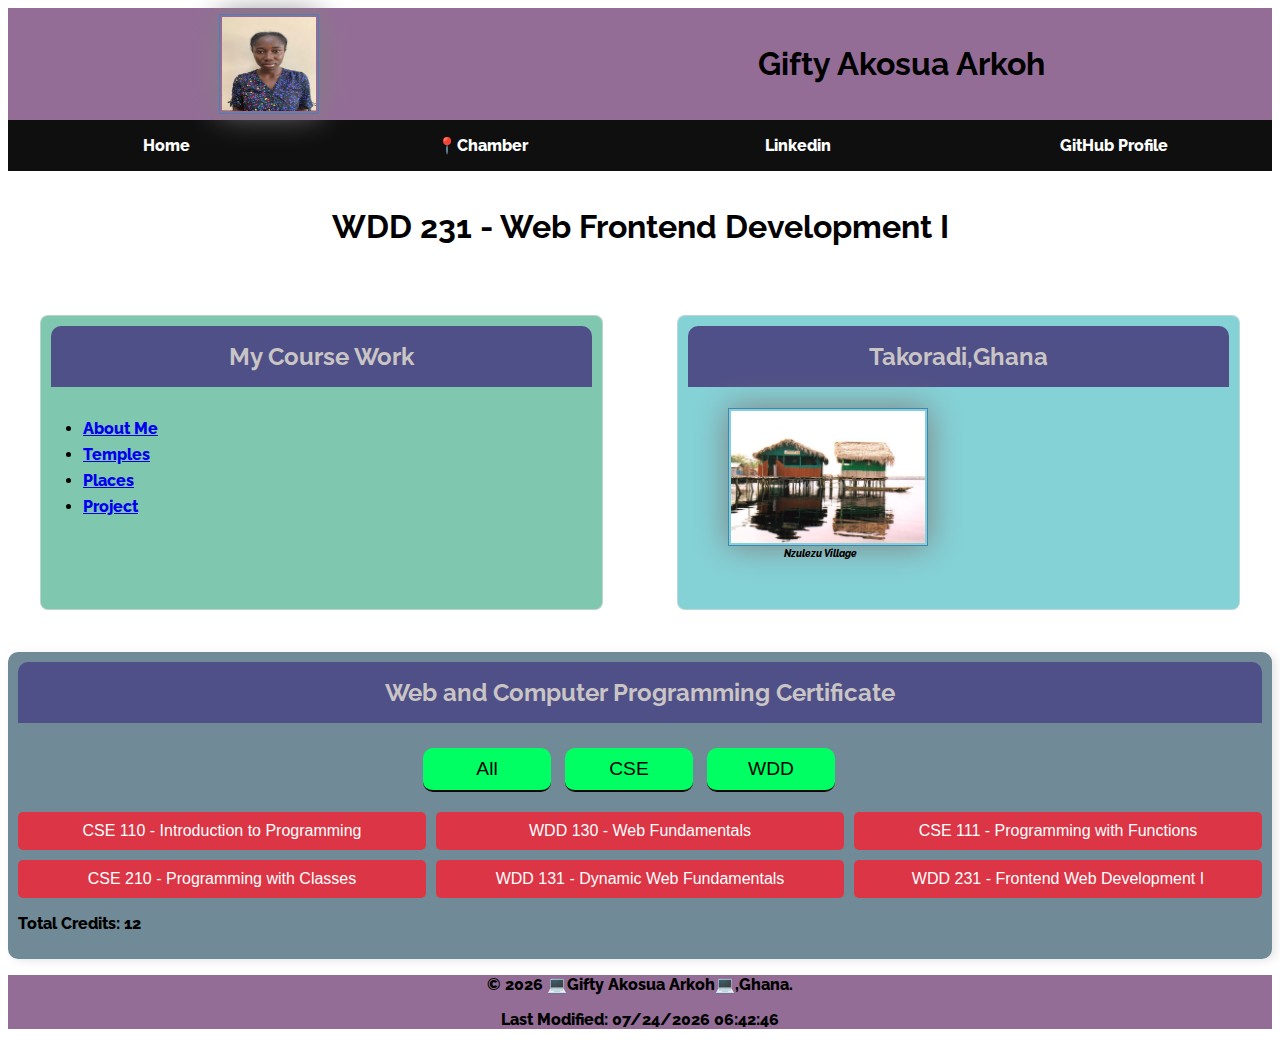
<file: index.html>
<!DOCTYPE html>
<html lang="en">
<head>
    <meta charset="UTF-8">
    <meta name="viewport" content="width=device-width, initial-scale=1.0">
    <meta name="description" content="My name is Gifty and i am studying Software development. This site is used for veiwing all kinds of pictures">
    <meta name="author" content="Gifty Akosua Arkoh">
    <meta property="og:title" content="WDD231">
    <meta property="og:type" content="website">
    <meta property="og:image" content="https://assets.ldscdn.org/0d/7b/0d7bb93794eb11ecb29ceeeeac1ee20345ef0d4f/church_logo.png"/>
    <meta property="og:url" content="https://gifty12-hub.github.io/wdd231/">
    <link rel="preconnect" href="https://fonts.googleapis.com">
    <link rel="preconnect" href="https://fonts.gstatic.com" crossorigin>
    <link href="https://fonts.googleapis.com/css2?family=Raleway:wght@800&display=swap" rel="stylesheet">
    <title>WDD 231 - WEB FRONTEND DEVELOPMENT I | GIFTY AKOSUA ARKOH</title>
    <link rel="stylesheet" href="styles/index.css">
    <link rel="stylesheet" href="styles/index-large.css">
    <script src="scripts/index.js" defer></script>
</head>
<body>
    <header>
        <div class="head">
            <img src="images/gift1.jpg" alt="logo" width="100" height="100">
            <h1>Gifty Akosua Arkoh</h1>
            <button type="button" id="menu"></button>
        </div>
        <nav class="navbar">
            <a href="#">Home</a>
            <a href="#" class="active">Chamber</a>
            <a href="https://linkedin.com/in/giftyarkoh">Linkedin</a>
            <a href="https://github.com/Gifty12-hub/">GitHub Profile</a>
        </nav>
    </header>
    <main>
        <h1>WDD 231 - Web Frontend Development I</h1>
        <div class="container">
            <section class="card1">
                <h2>My Course Work</h2>
                <ul>
                    <li><a href="#">About Me</a></li>
                    <li><a href="#">Temples</a></li>
                    <li><a href="#">Places</a></li>
                    <li><a href="#">Project</a></li>
                </ul>
            </section>
            <section class="card2">
                <h2>Takoradi,Ghana</h2>
                <figure class="flag">
                    <img src="images/nzulezu-stilt-village.jpg" alt="ghimg" width="200" height="100">
                </figure>
                <figure>
                    <figcaption>Nzulezu Village</figcaption>
                </figure>
            </section>
            <section class="card c">
                <h2>Web and Computer Programming Certificate</h2>
                <div class="gen">
                    <button id="all-btn">All</button>
                    <button id="cse-btn">CSE</button>
                    <button id="wdd-btn">WDD</button>
                </div>
                <aside class="course" id="course-list">
                    <dialog id="course-details"></dialog>
                    <button>CSE 110</button>
                    <button>WDD 130</button>
                    <button>CSE 111</button>
                    <button>CSE 210</button>
                    <button>WDD 131</button>
                    <button>WDD 231</button>
                </aside>
                <p id="total-credits">Total Credit:0</p>
            </section>
        </div>
    </main>
    <footer>
        <p>&copy; <span id="currentyear"></span> 💻Gifty Akosua Arkoh💻,Ghana.</p>
        <p id="lastModified"></p>
    </footer>
</body>
</html>
</file>
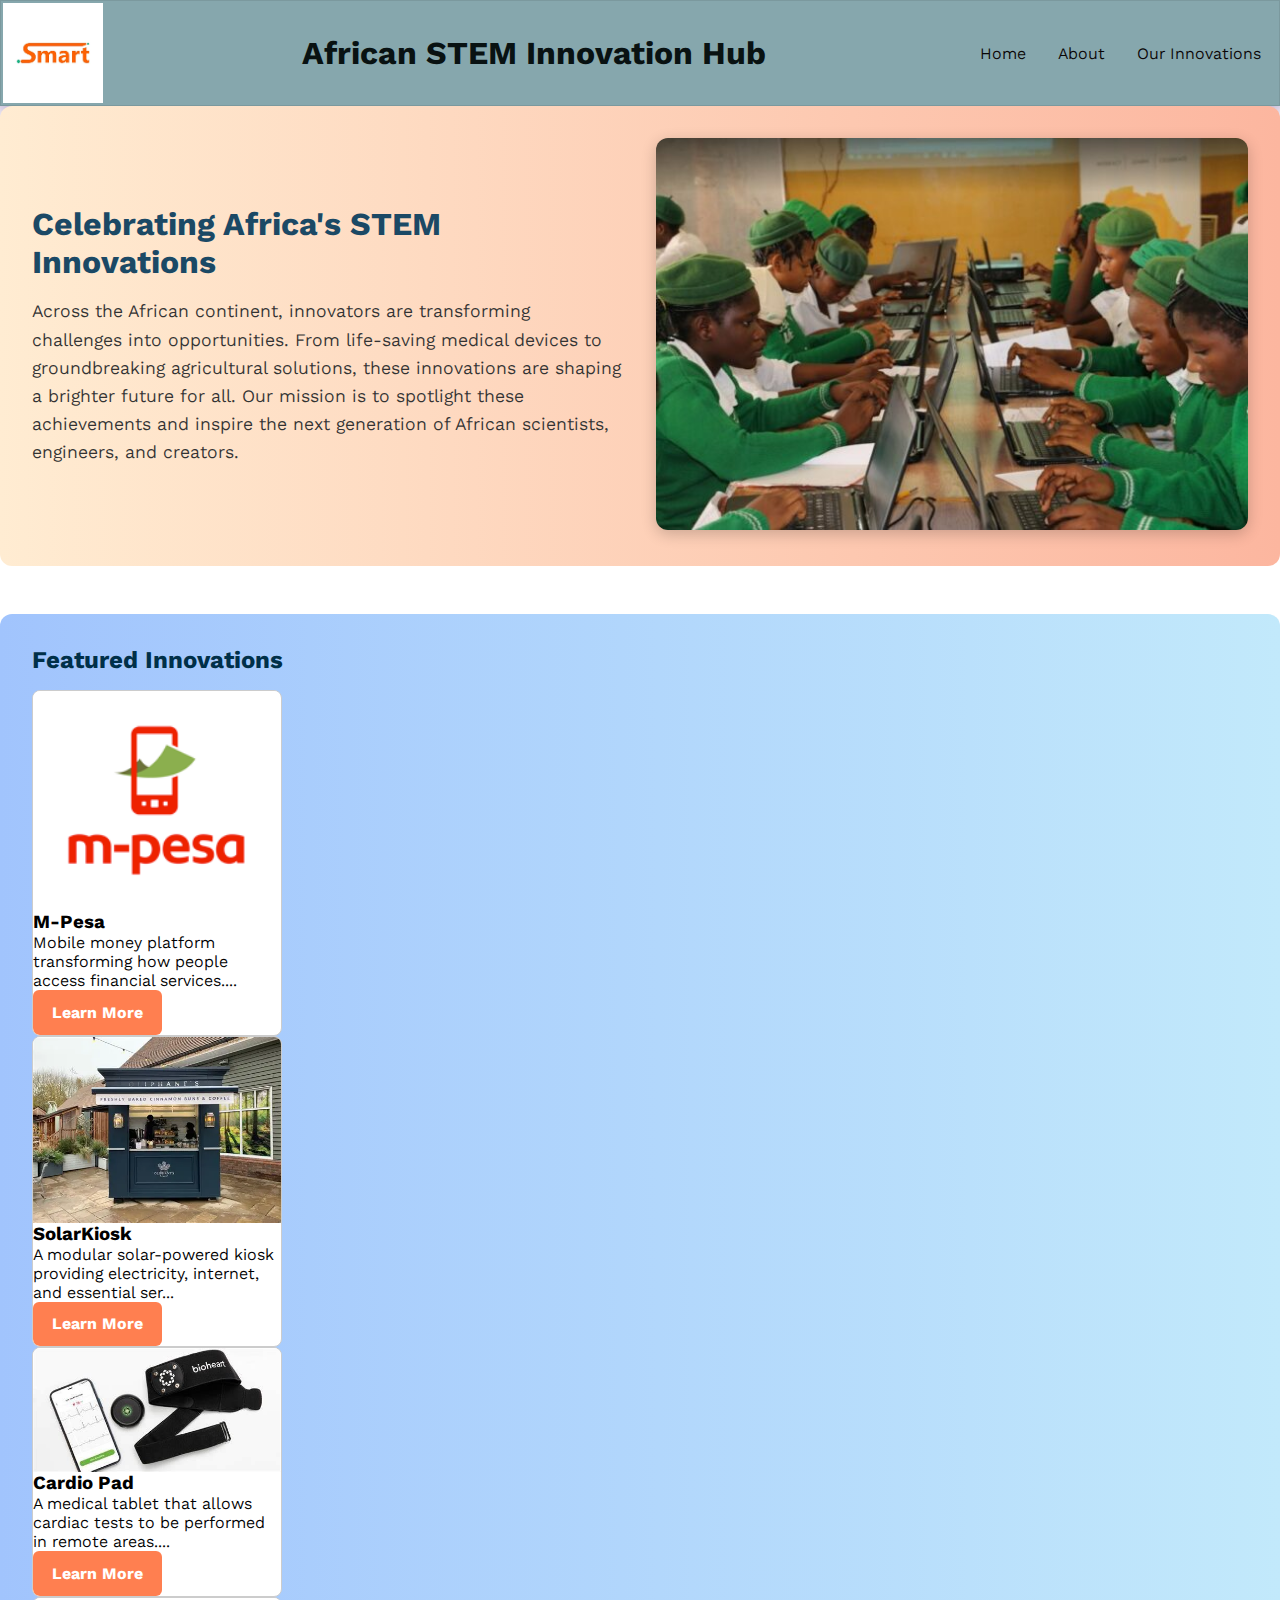
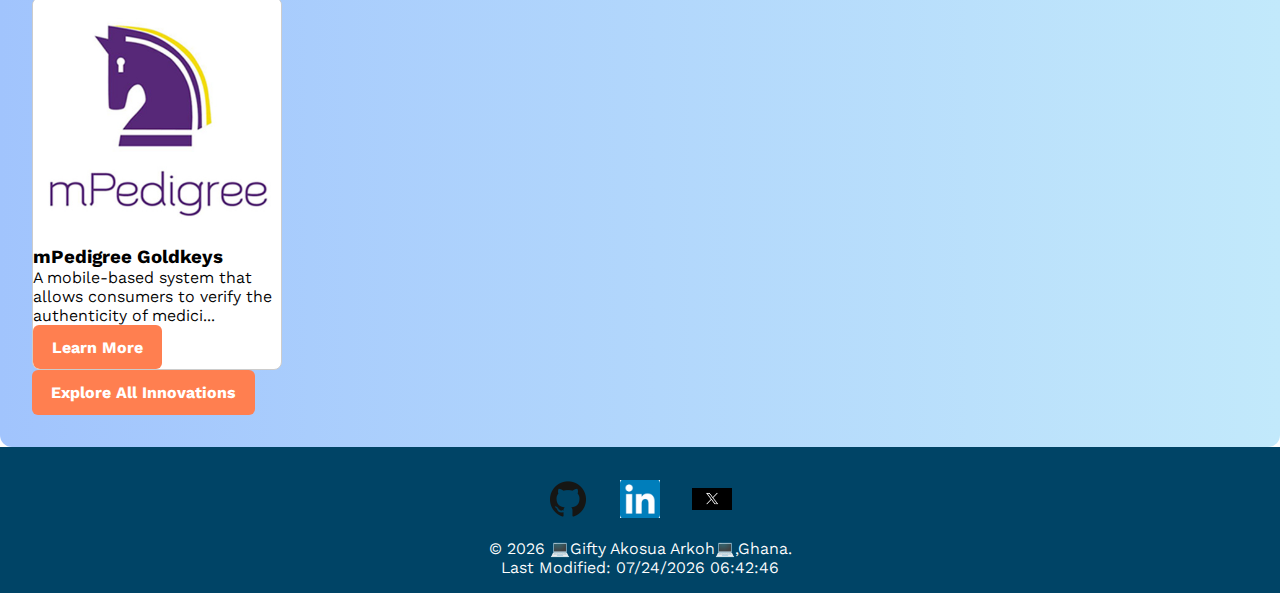
<file: final project/index.html>
<!DOCTYPE html>
<html lang="en">
<head>
  <meta charset="UTF-8">
  <meta name="viewport" content="width=device-width, initial-scale=1.0">
  <title>African STEM Innovation Hub</title>
  <meta name="description" content="SpellSmart helps you improve your English spelling and vocabulary with daily word challenges, spelling tests, and progress tracking.">
  <meta name="author" content="Gifty Akosua Arkoh">
  <meta property="og:title" content="SpellSmart – Daily Word Challenge">
  <meta property="og:description" content="Improve your English spelling and vocabulary with SpellSmart's daily challenges and interactive tests.">
  <meta property="og:image" content="images/spellsmart.png">
  <meta property="og:url" content="https://gifty12-hub.github.io/project/index.html">
  <meta property="og:type" content="website">
  <link rel="icon" href="favicon(3).ico">
  <link rel="stylesheet" href="styles/final.css">
  <link rel="stylesheet" href="styles/final-large.css">
  <script src="scripts/final.js" defer></script>
  <link rel="preconnect" href="https://fonts.googleapis.com">
  <link rel="preconnect" href="https://fonts.gstatic.com" crossorigin>
  <link href="https://fonts.googleapis.com/css2?family=Work+Sans:wght@380&display=swap" rel="stylesheet">
</head>
<body>
  <header>
    <img src="images/spellsmart.png" alt="Logo" width="100">
        <h1>African STEM Innovation Hub</h1>
        <button type="button" id="menu">  </button>
        <nav>
            <ul class="navbar">
                <li>
                    <a id="home" href="index.html">Home</a>
                </li>
                <li>
                    <a id="about" href="about.html">About</a>
                </li>
                <li>
                    <a id="innovation" href="Innovation.html">Our Innovations</a>
                </li>
            </ul>
    </nav>
  </header>
<main>
    <!-- Intro Section -->
    <section class="intro">
        <div class="intro-text">
            <h2>Celebrating Africa's STEM Innovations</h2>
            <p>
                Across the African continent, innovators are transforming challenges into opportunities. 
                From life-saving medical devices to groundbreaking agricultural solutions, 
                these innovations are shaping a brighter future for all. 
                Our mission is to spotlight these achievements and inspire the next generation of African scientists, engineers, and creators.
            </p>
        </div>
        <div class="intro-image">
            <img src="images/stem-africa.jpg" alt="African STEM Innovations">
        </div>
    </section>

    <!-- Featured Innovations -->
    <section class="featured">
        <h2>Featured Innovations</h2>
        <div id="featured-container" class="card-grid">
            <!-- JavaScript will insert 3–4 random innovations here -->
        </div>
        <p class="explore-link">
            <a href="innovation.html" class="btn">Explore All Innovations</a>
        </p>
    </section>
</main>
  <footer>
    <nav class="media">
            <a href="https://www.github.com" target="_blank">
                <img src="images/github.png" alt="GitHub" width="60">
            </a>
            <a href="https://www.linkedin.com" target="_blank">
                <img src="images/linkedin.png" alt="LinkedIn" width="60">
            </a>
            <a href="https://twitter.com" target="_blank">
                <img src="images/x-logo.png" alt="Twitter" width="60">
            </a>
      </nav>
        <p>&copy; <span id="currentyear"></span> 💻Gifty Akosua Arkoh💻,Ghana.</p>
        <p id="lastModified"></p>  
  </footer>
</body>
</html>
</file>
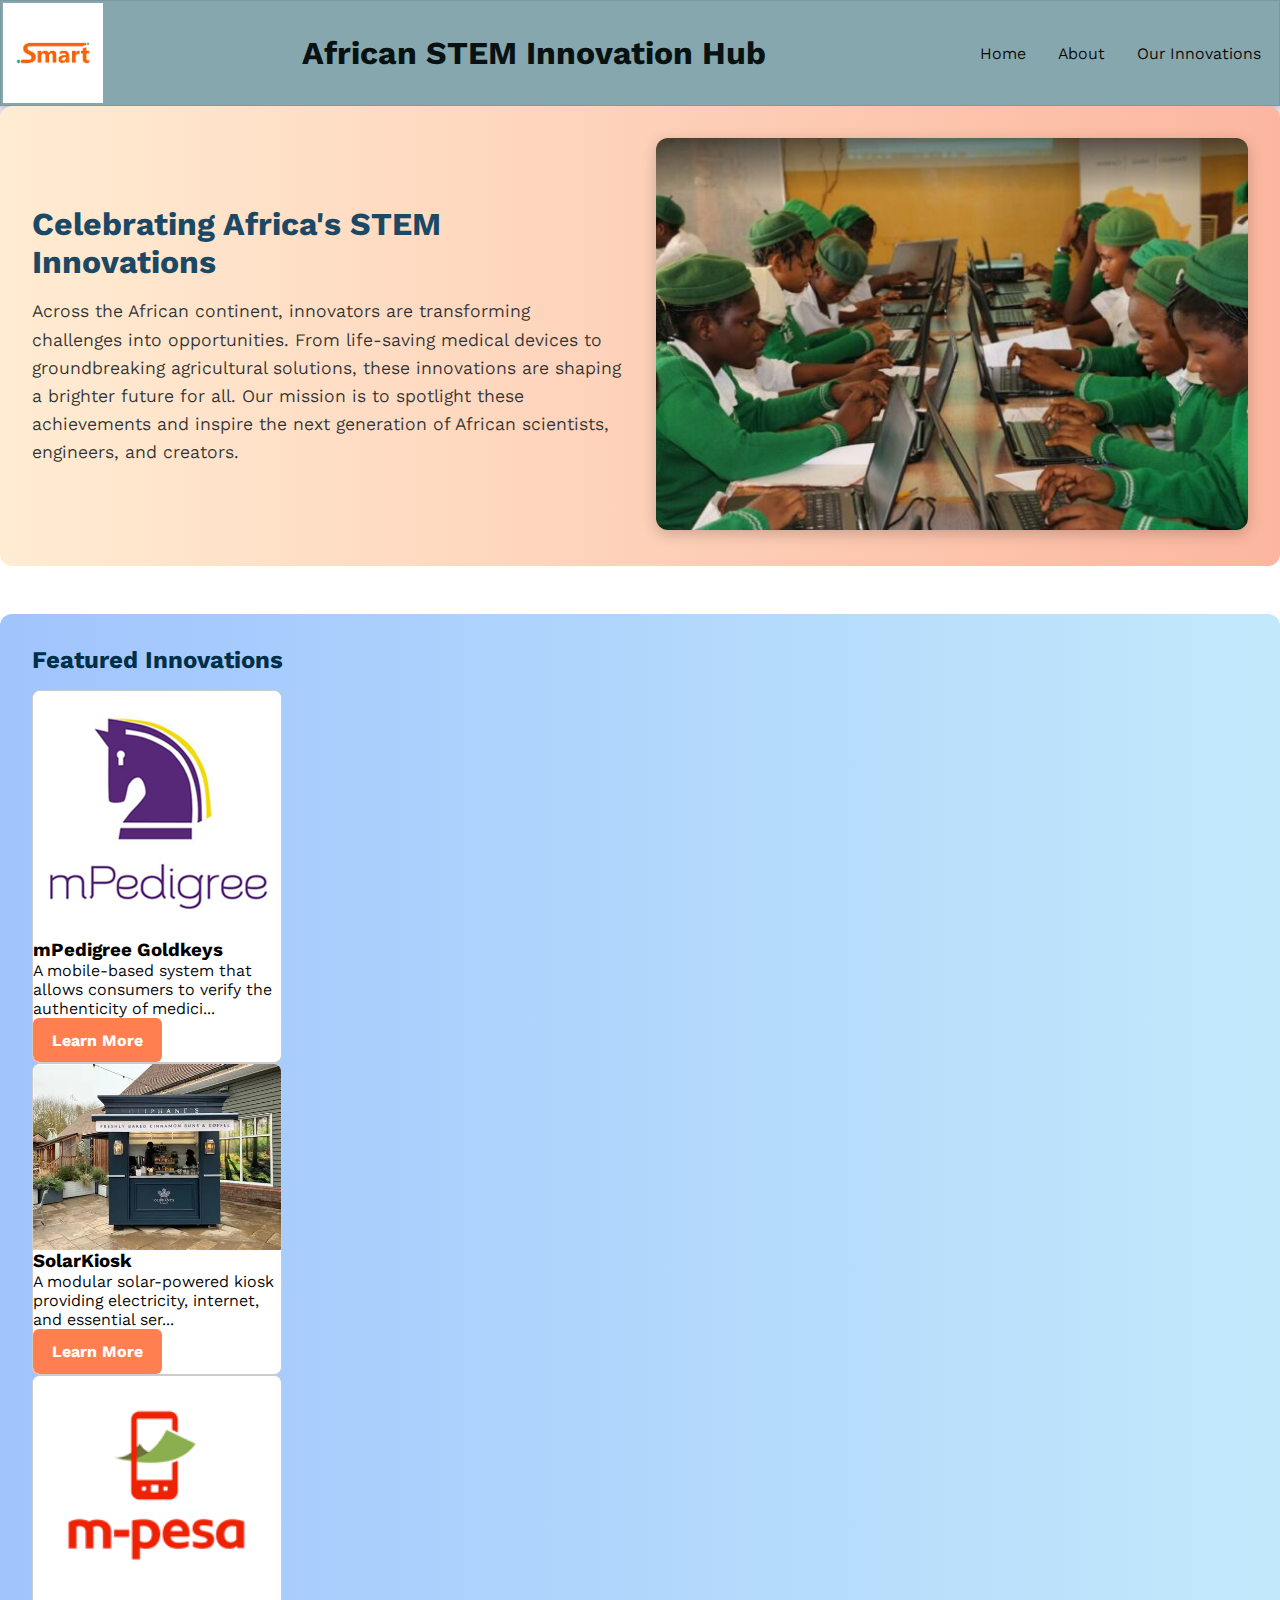
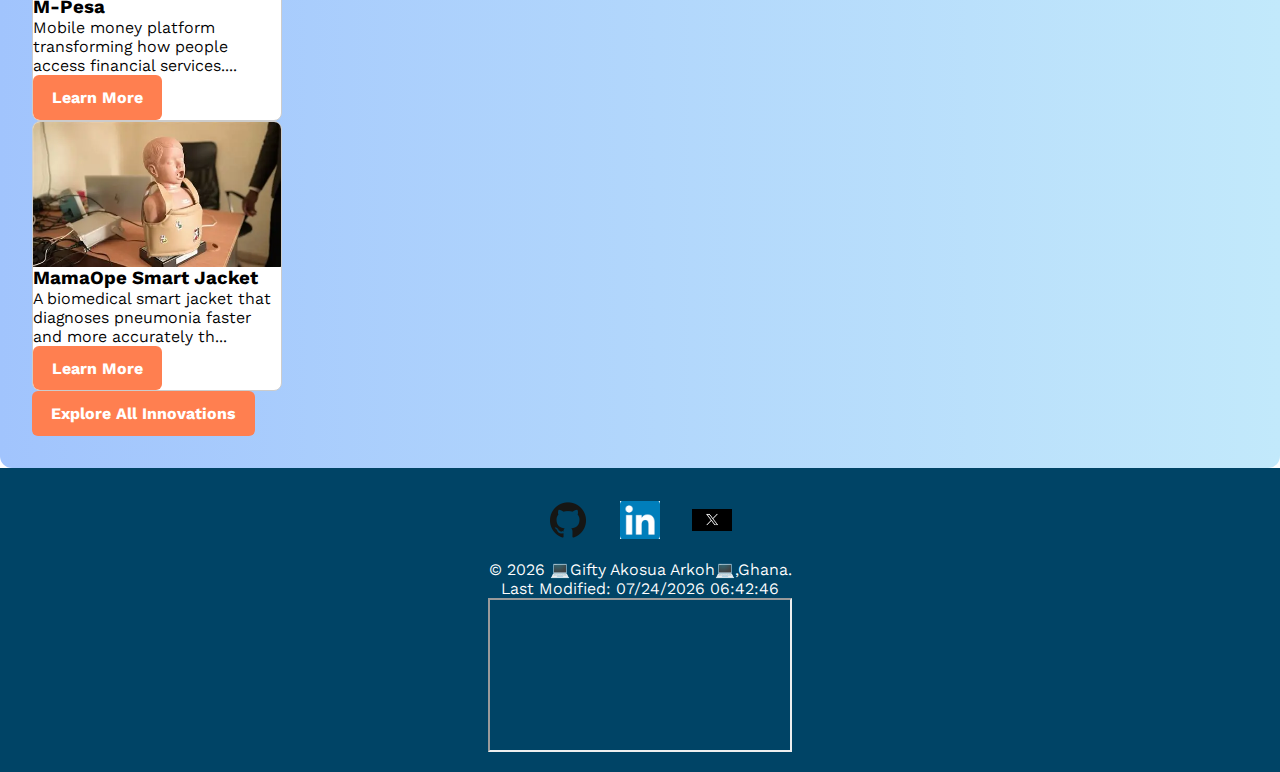
<file: finalp/index.html>
<!DOCTYPE html>
<html lang="en">
<head>
  <meta charset="UTF-8">
  <meta name="viewport" content="width=device-width, initial-scale=1.0">
  <title>African STEM Innovation Hub</title>
  <meta name="description" content="SpellSmart helps you improve your English spelling and vocabulary with daily word challenges, spelling tests, and progress tracking.">
  <meta name="author" content="Gifty Akosua Arkoh">
  <meta property="og:title" content="SpellSmart – Daily Word Challenge">
  <meta property="og:description" content="Improve your English spelling and vocabulary with SpellSmart's daily challenges and interactive tests.">
  <meta property="og:image" content="images/spellsmart.png">
  <meta property="og:url" content="https://gifty12-hub.github.io/finalp/index.html">
  <meta property="og:type" content="website">
  <link rel="icon" href="favicon1.ico">
  <link rel="stylesheet" href="styles/final.css">
  <link rel="stylesheet" href="styles/final-large.css">
  <script src="scripts/final.js" defer></script>
  <link rel="preconnect" href="https://fonts.googleapis.com">
  <link rel="preconnect" href="https://fonts.gstatic.com" crossorigin>
  <link href="https://fonts.googleapis.com/css2?family=Work+Sans:wght@380&display=swap" rel="stylesheet">
</head>
<body>
  <header>
    <img src="images/spellsmart.png" alt="Logo" width="100">
        <h1>African STEM Innovation Hub</h1>
        <button type="button" id="menu">  </button>
        <nav>
            <ul class="navbar">
                <li>
                    <a id="home" href="index.html">Home</a>
                </li>
                <li>
                    <a id="about" href="about.html">About</a>
                </li>
                <li>
                    <a id="innovation" href="innovation.html">Our Innovations</a>
                </li>
            </ul>
    </nav>
  </header>
<main>
    <!-- Intro Section -->
    <section class="intro">
        <div class="intro-text">
            <h2>Celebrating Africa's STEM Innovations</h2>
            <p>
                Across the African continent, innovators are transforming challenges into opportunities. 
                From life-saving medical devices to groundbreaking agricultural solutions, 
                these innovations are shaping a brighter future for all. 
                Our mission is to spotlight these achievements and inspire the next generation of African scientists, engineers, and creators.
            </p>
        </div>
        <div class="intro-image">
            <img src="images/stem-africa.jpg" alt="African STEM Innovations">
        </div>
    </section>

    <!-- Featured Innovations -->
    <section class="featured">
        <h2>Featured Innovations</h2>
        <div id="featured-container" class="card-grid">
            <!-- JavaScript will insert 3–4 random innovations here -->
        </div>
        <p class="explore-link">
            <a href="innovation.html" class="btn">Explore All Innovations</a>
        </p>
    </section>
</main>
  <footer>
    <nav class="media">
            <a href="https://www.github.com" target="_blank">
                <img src="images/github.png" alt="GitHub" width="60">
            </a>
            <a href="https://www.linkedin.com" target="_blank">
                <img src="images/linkedin.png" alt="LinkedIn" width="60">
            </a>
            <a href="https://twitter.com" target="_blank">
                <img src="images/x-logo.png" alt="Twitter" width="60">
            </a>
      </nav>
        <p>&copy; <span id="currentyear"></span> 💻Gifty Akosua Arkoh💻,Ghana.</p>
        <p id="lastModified"></p>  
        <iframe src="https://www.loom.com/share/cdca719f8a9e45ee98068590d540661c?sid=21b3457f-a910-4f0b-9e19-705410f2db80"></iframe>

  </footer>
</body>
</html>
</file>
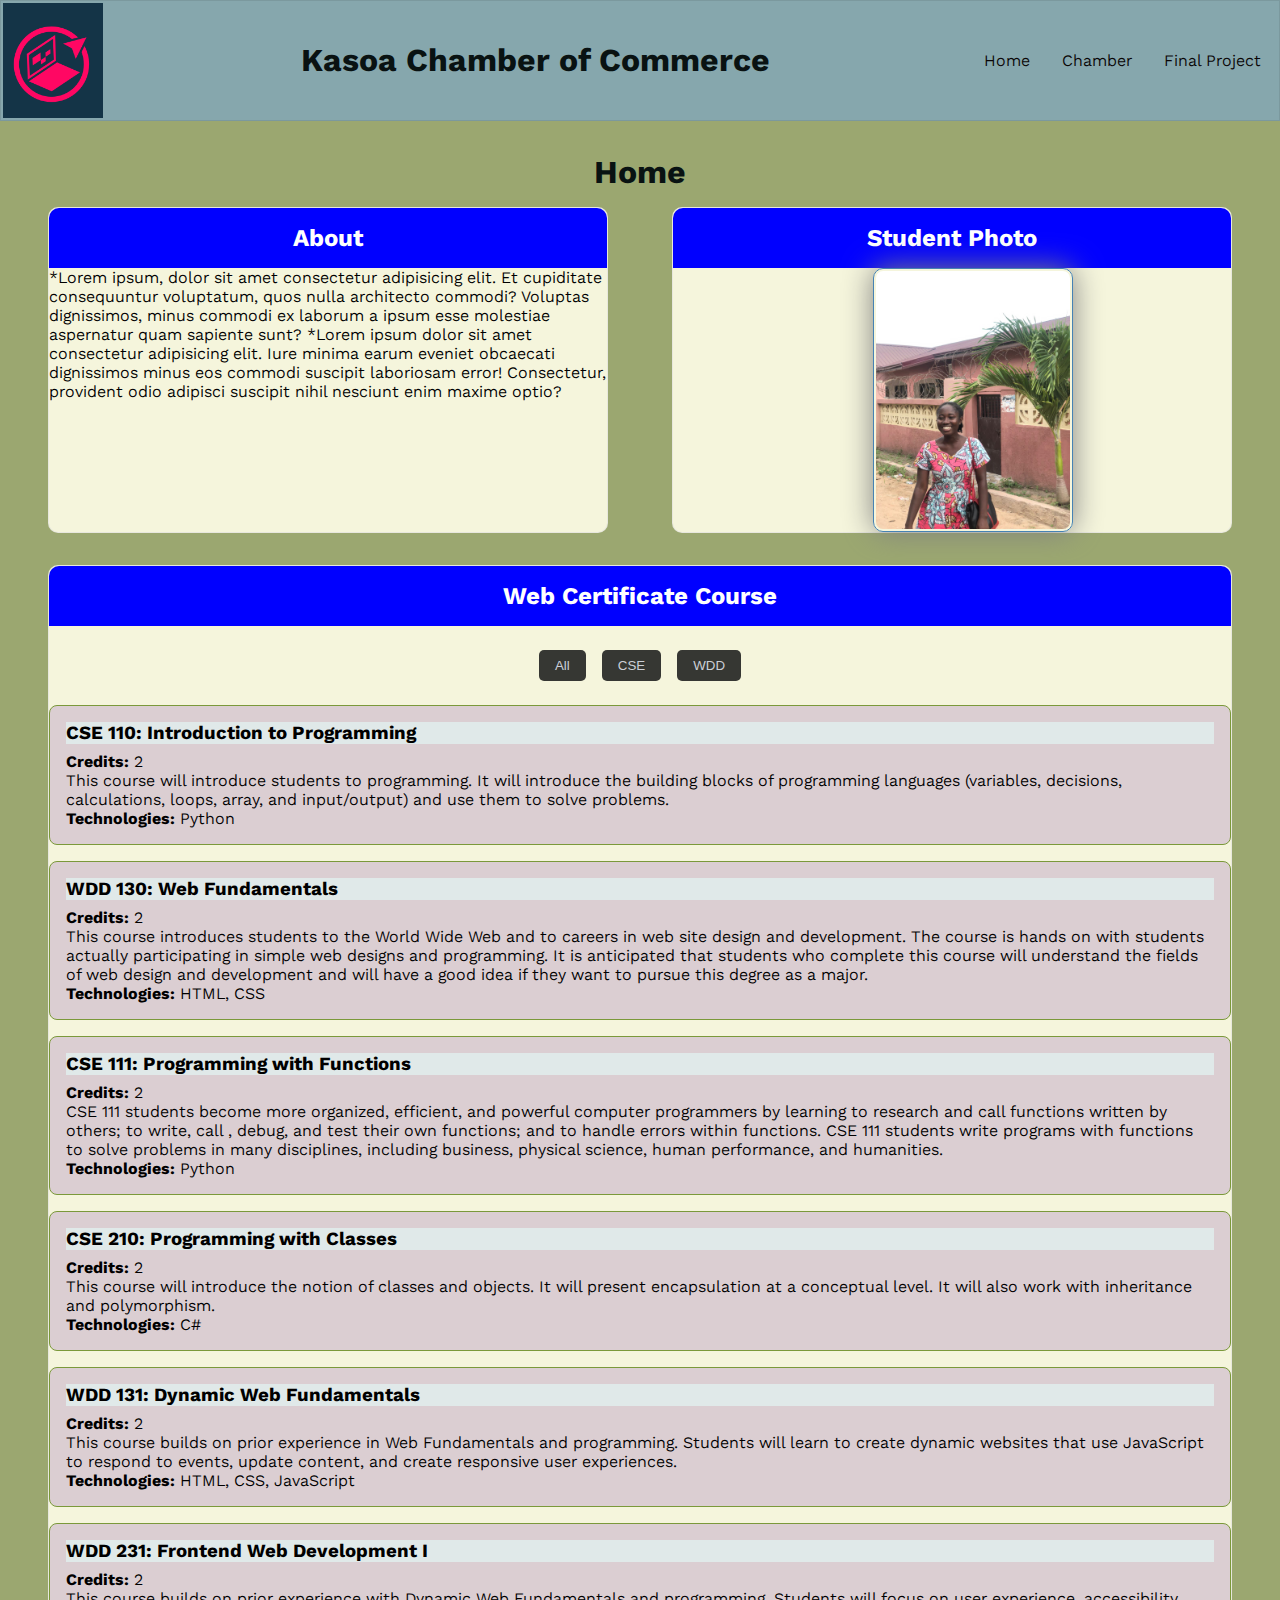
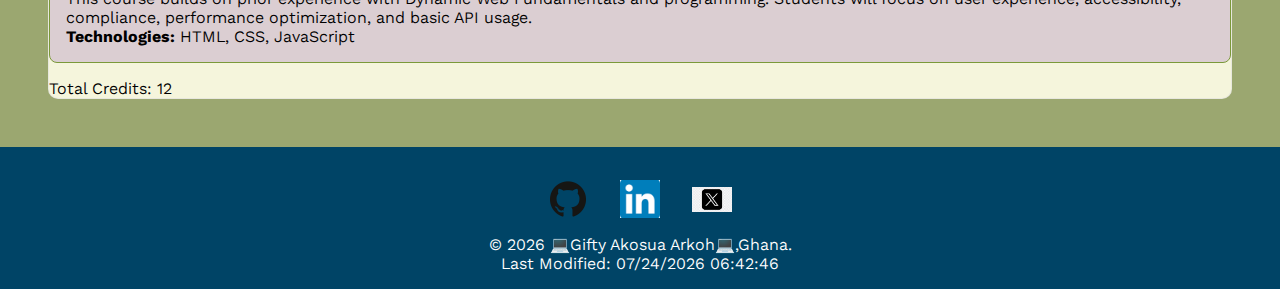
<file: project/index.html>
<!DOCTYPE html>
<html lang="en">
<head>
    <meta charset="UTF-8">
    <meta name="viewport" content="width=device-width, initial-scale=1.0">
    <title>Home</title>
    <script src="scripts/project.js" defer></script>
    <meta name="description" content="My name is Gifty Akosua Arkoh i am studying Software developmet. This page is used to showcase the jobs available.">
    <meta name="author" content="Gifty Akosua Arkoh">
    <link rel="preconnect" href="https://fonts.googleapis.com">
    <link rel="preconnect" href="https://fonts.gstatic.com" crossorigin>
    <link href="https://fonts.googleapis.com/css2?family=Work+Sans:wght@380&display=swap" rel="stylesheet">
    <link rel="stylesheet" href="styles/project.css">
    <link rel="stylesheet" href="styles/project-large.css">
</head>
<body>
    <header>
        <img src="images/projectlogo.png" alt="Chamber Logo" width="100">
        <h1>Kasoa Chamber of Commerce</h1>
        <button type="button" id="menu">  </button>
        <nav>
            <ul class="navbar">
                <li>
                    <a id="home" href="#">Home</a>
                </li>
                <li>
                    <a id="old" href="#">Chamber</a>
                </li>
                <li>
                    <a id="new" href="#">Final Project</a>
                </li>
            </ul>
        </nav>
    </header>
    <main>
        <h1>Home</h1>
        <div class="cards">
            <div class="row">
                <section class="card">
                <h2>About</h2>
                <p>*Lorem ipsum, dolor sit amet consectetur adipisicing elit. Et cupiditate consequuntur voluptatum, quos nulla architecto commodi? Voluptas dignissimos, minus commodi ex laborum a ipsum esse molestiae aspernatur quam sapiente sunt? *Lorem ipsum dolor sit amet consectetur adipisicing elit. Iure minima earum eveniet obcaecati dignissimos minus eos commodi suscipit laboriosam error! Consectetur, provident odio adipisci suscipit nihil nesciunt enim maxime optio?</p>
                </section>
                <section class="card">
                <h2>Student Photo</h2>
                <img src="images/profile.jpg" alt="student photo" width="250">
                </section>
            </div>
            <section class="card" id="courses">
            <h2>Web Certificate Course</h2>
            <div class="course-filters">
                <button class="courses" id="all-btn">All</button>
                <button class="courses" id="cse-btn">CSE</button>
                <button class="courses" id="wdd-btn">WDD</button>
            </div>
            <div id="course-list"></div>
            <div id="total-credits"></div>
            </section>
        </div>
    </main>
    </main>
    <footer>
        <nav class="media">
            <a href="https://github.com" target="_blank">
                <img src="images/github.png" alt="GitHub" width="60">
            </a>
            <a href="https://www.linkedin.com" target="_blank">
                <img src="images/linkedin.png" alt="LinkedIn" width="60">
            </a>
            <a href="https://twitter.com" target="_blank">
                <img src="images/twitter logo.jpeg" alt="Twitter" width="60">
            </a>
        </nav>
        <p>&copy; <span id="currentyear"></span> 💻Gifty Akosua Arkoh💻,Ghana.</p>
        <p id="lastModified"></p> 
    </footer>
</body>
</html>
</file>
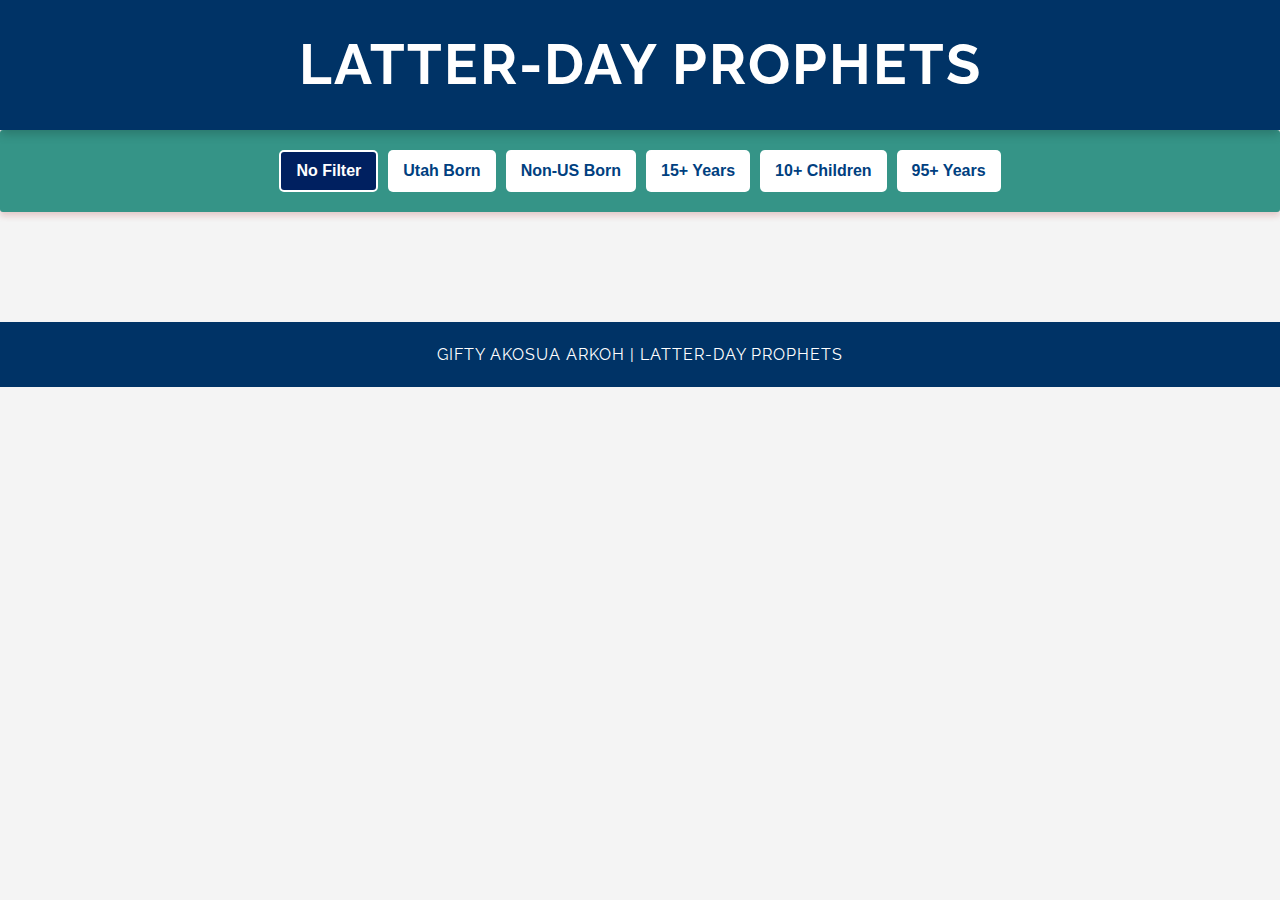
<file: prophets.html>
<!DOCTYPE html>
<html lang="en">
<head>
    <meta charset="UTF-8">
    <meta name="viewport" content="width=device-width, initial-scale=1.0">
    <meta name="description" content="My name is Gifty and i am studying Software development. This site is used for veiwing pictures of prophets">
    <meta name="author" content="Gifty Akosua Arkoh">
    <link rel="preconnect" href="https://fonts.googleapis.com">
    <link rel="preconnect" href="https://fonts.gstatic.com" crossorigin>
    <link href="https://fonts.googleapis.com/css2?family=Raleway:wght@800&display=swap" rel="stylesheet">
    <title>WDD 231 - WEB FRONTEND DEVELOPMENT I | GIFTY AKOSUA ARKOH</title>
    <link rel="stylesheet" href="styles/prophets.css">
    <script src="scripts/prophets.js" defer></script>
</head>
<body>
    <header>
        <h1>Latter-day Prophets</h1>
    </header>
    <nav>
        <button id="all" class="active">No Filter</button>
        <button id="utah">Utah Born</button>
        <button id="nonus">Non-US Born</button>
        <button id="ten">15+ Years</button>
        <button id="childl">10+ Children</button>
        <button id="old">95+ Years</button>
    </nav>
    <main>
        <div id="cards"></div>
    </main>
    <footer>
        Gifty Akosua Arkoh | Latter-day Prophets
    </footer>
</body>
</html>
</file>
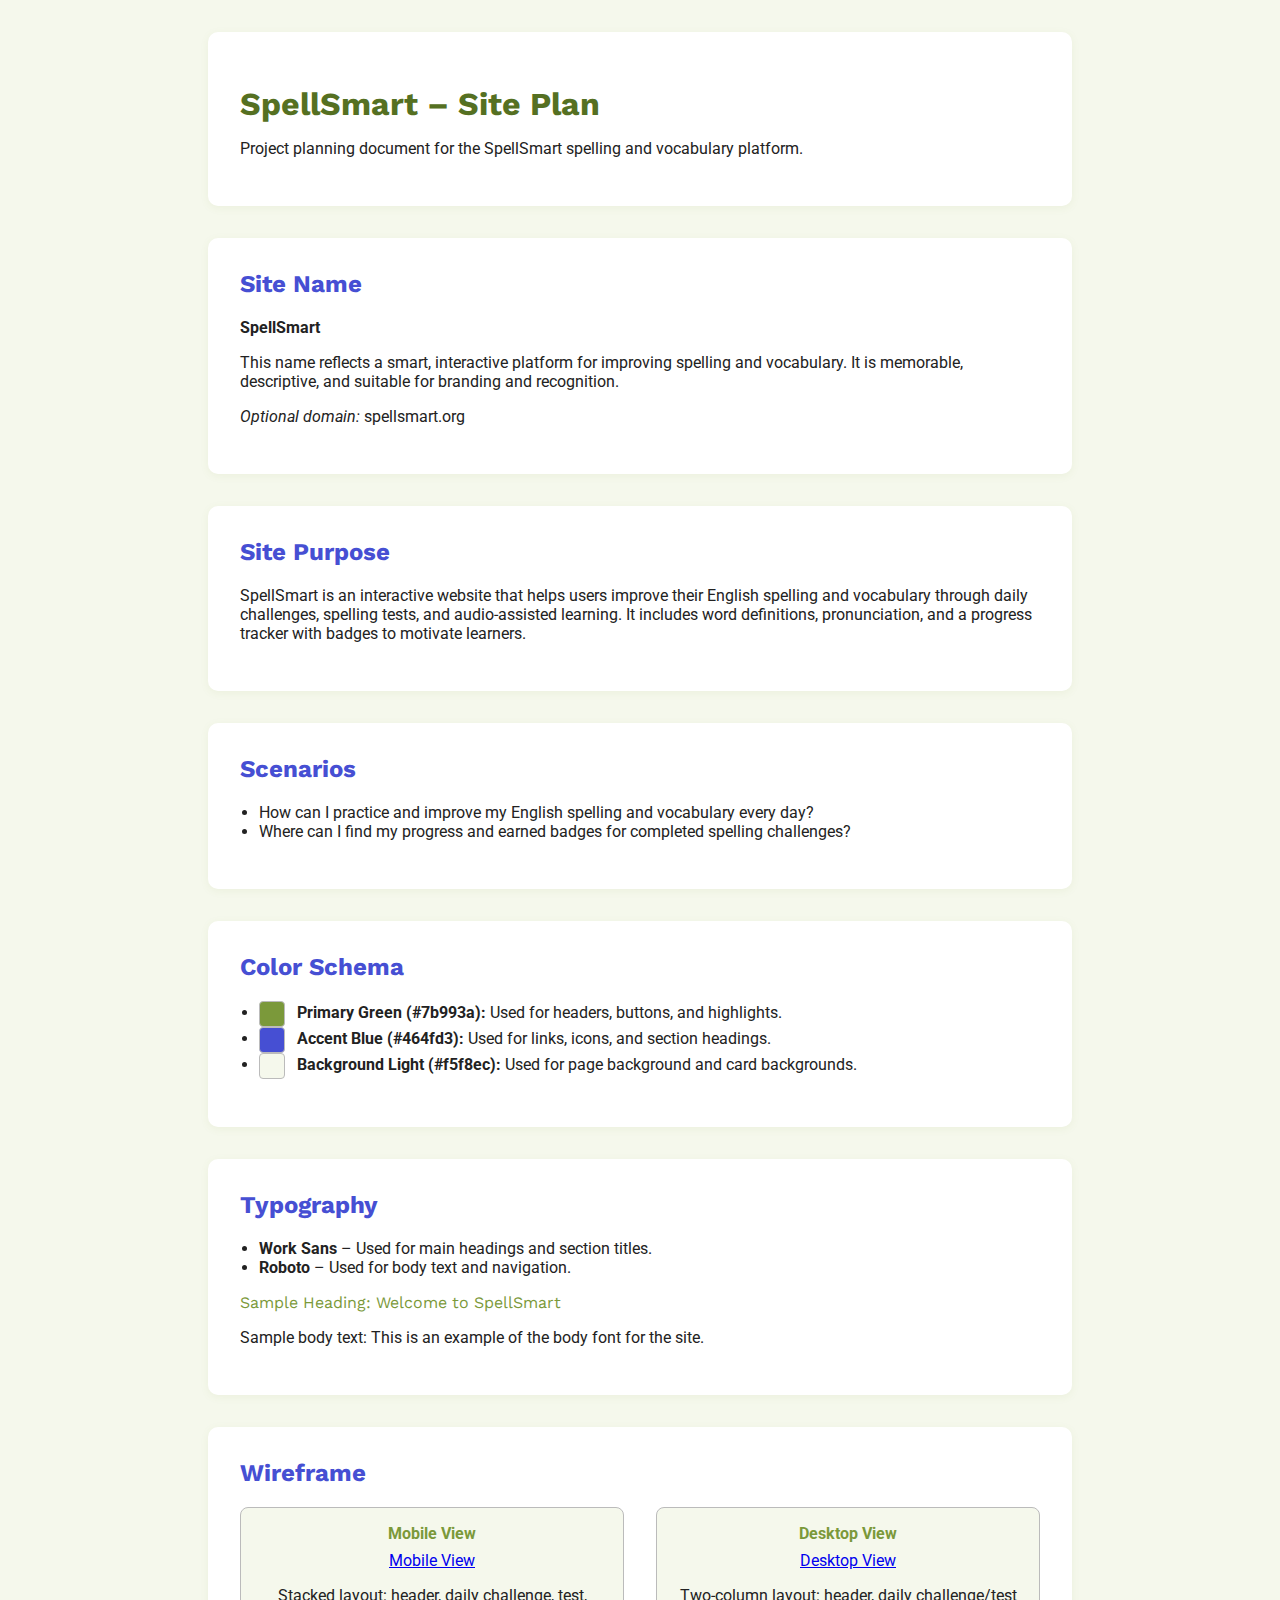
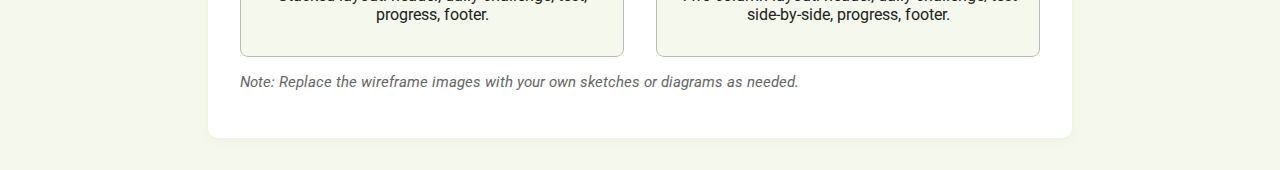
<file: chamber/plan.html>
<!DOCTYPE html>
<html lang="en">
<head>
    <meta charset="UTF-8">
    <title>Site Plan – SpellSmart</title>
    <meta name="viewport" content="width=device-width, initial-scale=1.0">
    <!-- Color Schema and Typography -->
    <link href="https://fonts.googleapis.com/css2?family=Work+Sans:wght@600&family=Roboto&display=swap" rel="stylesheet">
    <link rel="stylesheet" href="styles/plan.css">
</head>
<body>
    <header>
        <h1>SpellSmart – Site Plan</h1>
        <p>Project planning document for the SpellSmart spelling and vocabulary platform.</p>
    </header>

    <section>
        <h2>Site Name</h2>
        <p><strong>SpellSmart</strong></p>
        <p>This name reflects a smart, interactive platform for improving spelling and vocabulary. It is memorable, descriptive, and suitable for branding and recognition.</p>
        <p><em>Optional domain:</em> spellsmart.org</p>
    </section>

    <section>
        <h2>Site Purpose</h2>
        <p>
            SpellSmart is an interactive website that helps users improve their English spelling and vocabulary through daily challenges, spelling tests, and audio-assisted learning. It includes word definitions, pronunciation, and a progress tracker with badges to motivate learners.
        </p>
    </section>

    <section>
        <h2>Scenarios</h2>
        <ul>
            <li>How can I practice and improve my English spelling and vocabulary every day?</li>
            <li>Where can I find my progress and earned badges for completed spelling challenges?</li>
        </ul>
    </section>

    <section>
        <h2>Color Schema</h2>
        <ul>
            <li>
                <span class="color-sample" style="background: #7b993a;"></span>
                <strong>Primary Green (#7b993a):</strong> Used for headers, buttons, and highlights.
            </li>
            <li>
                <span class="color-sample" style="background: #464fd3;"></span>
                <strong>Accent Blue (#464fd3):</strong> Used for links, icons, and section headings.
            </li>
            <li>
                <span class="color-sample" style="background: #f5f8ec;"></span>
                <strong>Background Light (#f5f8ec):</strong> Used for page background and card backgrounds.
            </li>
        </ul>
    </section>

    <section>
        <h2>Typography</h2>
        <ul>
            <li>
                <strong>Work Sans</strong> – Used for main headings and section titles.
            </li>
            <li>
                <strong>Roboto</strong> – Used for body text and navigation.
            </li>
        </ul>
        <p style="font-family: 'Work Sans', Arial, sans-serif; color: #7b993a;">Sample Heading: Welcome to SpellSmart</p>
        <p style="font-family: 'Roboto', Arial, sans-serif;">Sample body text: This is an example of the body font for the site.</p>
    </section>

    <section>
        <h2>Wireframe</h2>
        <div class="wireframes">
            <div class="wireframe">
                <div class="wireframe-title">Mobile View</div>
                <a href="https://app.moqups.com/Xy2AOwGeqFjsORTnPvpK6Xczfq6H66zu/view/page/ad64222d5" rel="stylesheet">Mobile View</a>
                <p>Stacked layout: header, daily challenge, test, progress, footer.</p>
            </div>
            <div class="wireframe">
                <div class="wireframe-title">Desktop View</div>
                <a href="https://app.moqups.com/Xy2AOwGeqFjsORTnPvpK6Xczfq6H66zu/view/page/a69180b33" rel="stylesheet">Desktop View</a>
                <p>Two-column layout: header, daily challenge/test side-by-side, progress, footer.</p>
            </div>
        </div>
        <p style="font-size:0.95em; color:#666; margin-top:1rem;">
            <em>Note: Replace the wireframe images with your own sketches or diagrams as needed.</em>
        </p>
    </section>
</body>
</html>
</file>
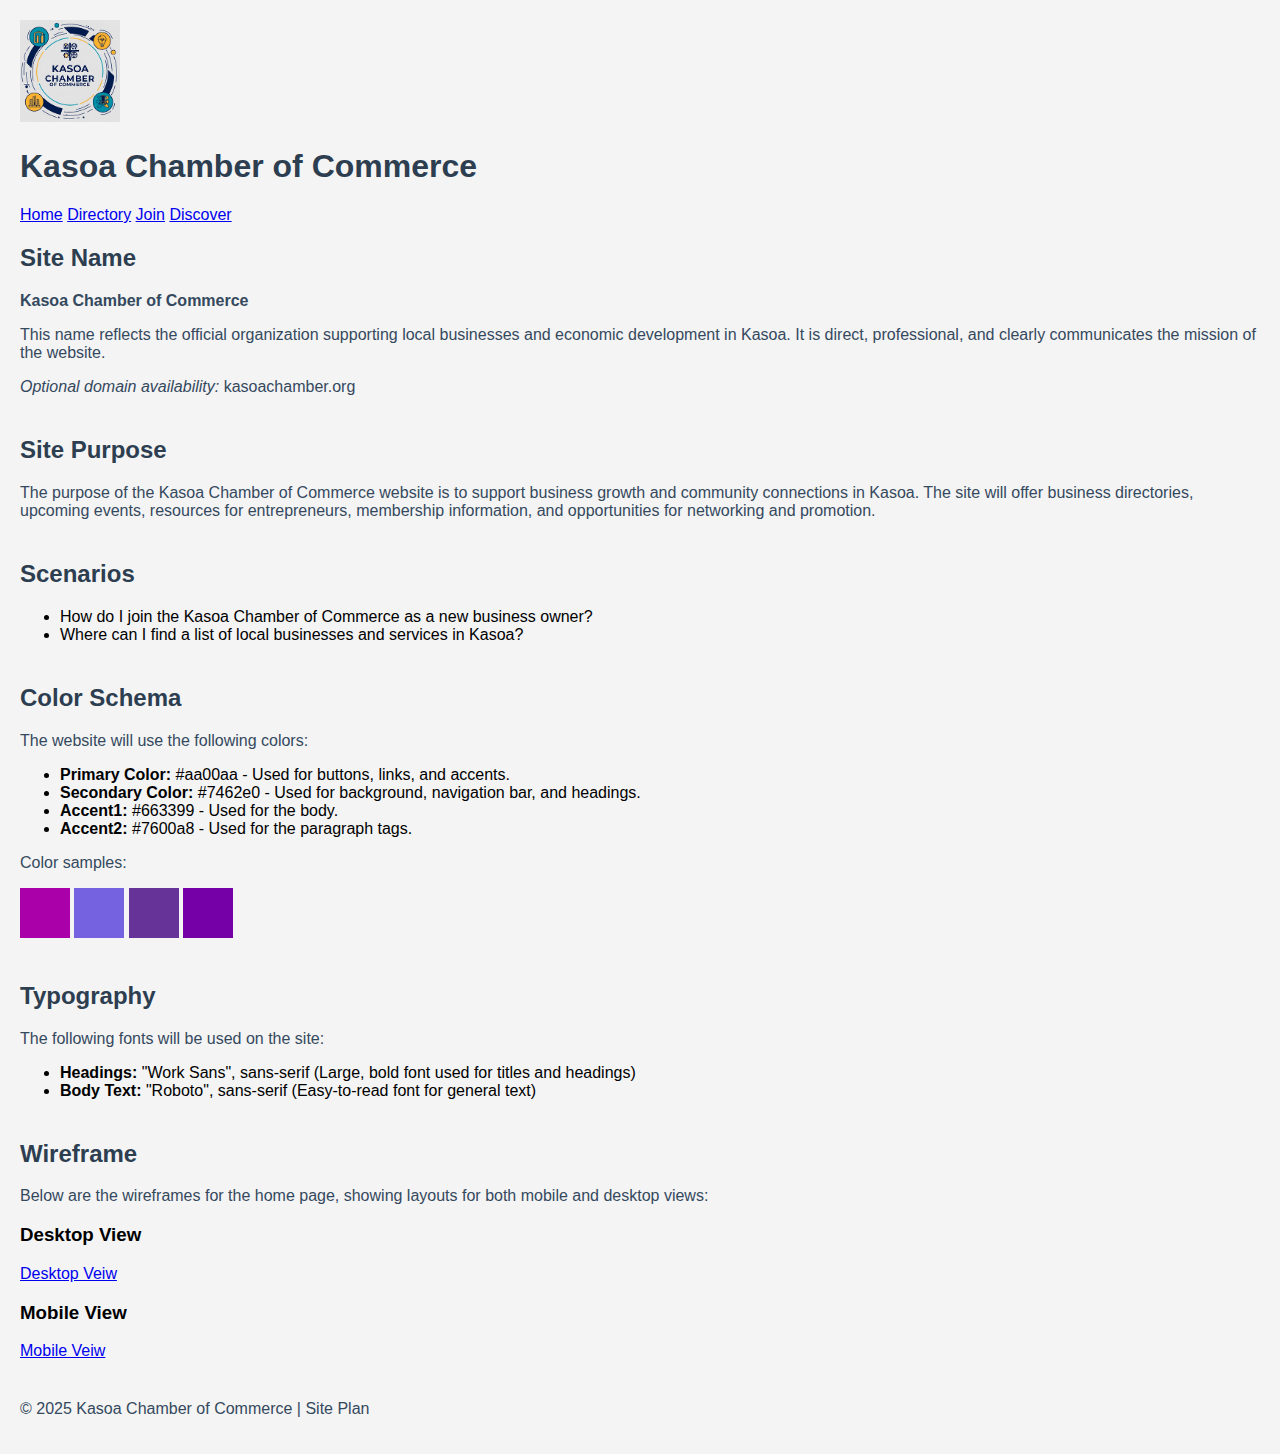
<file: chamber/siteplan.html>
<!DOCTYPE html>
<html lang="en">
<head>
    <meta charset="UTF-8">
    <meta name="viewport" content="width=device-width, initial-scale=1.0">
    <meta name="description" content="Business directory for our Chamber of Commerce. Connect with local businesses and services.">
    <meta name="author" content="Gifty Akosua Arkoh">
    <meta property="og:title" content="Kasoa of Commerce - Business Directory">
    <meta property="og:type" content="website">
    <meta property="og:image" content="https://gifty12-hub.github.io/wdd231/chamber/images/smallicon.png">
    <meta property="og:url" content="https://gifty12-hub.github.io/wdd231/chamber/directory.html">
    <link rel="preconnect" href="https://fonts.googleapis.com">
    <link rel="preconnect" href="https://fonts.gstatic.com" crossorigin>
    <link href="https://fonts.googleapis.com/css2?family=Raleway:wght@800&display=swap" rel="stylesheet">
    <title>Kasoa Chamber of Commerce | GIFTY AKOSUA ARKOH</title>
    <link rel="icon" href="images/favicon.ico">
    <link rel="stylesheet" href="styles/siteplan.css">
</head>
<body>
    <header>
        <img src="images/rsz_1rsz_okcc.png" alt="kc" width="100">
        <h1>Kasoa Chamber of Commerce</h1>
        <nav>
            <a href="index.html">Home</a>
            <a href="directory.html" class="active">Directory</a>
            <a href="join.html">Join</a>
            <a href="discover.html">Discover</a>
        </nav>
    </header>
      <main>
        <section class="section">
          <h2>Site Name</h2>
          <p><strong>Kasoa Chamber of Commerce</strong></p>
          <p>This name reflects the official organization supporting local businesses and economic development in Kasoa. It is direct, professional, and clearly communicates the mission of the website.</p>
          <p><em>Optional domain availability:</em> kasoachamber.org</p>
        </section>
    
        <section class="section">
          <h2>Site Purpose</h2>
          <p>The purpose of the Kasoa Chamber of Commerce website is to support business growth and community connections in Kasoa. The site will offer business directories, upcoming events, resources for entrepreneurs, membership information, and opportunities for networking and promotion.</p>
        </section>
    
        <section class="section">
          <h2>Scenarios</h2>
          <ul>
            <li>How do I join the Kasoa Chamber of Commerce as a new business owner?</li>
            <li>Where can I find a list of local businesses and services in Kasoa?</li>
          </ul>
        </section>
    
        <section class="section">
            <h2> Color Schema </h2>
            <p>The website will use the following colors:</p>
                <ul>
                    <li><strong>Primary Color:</strong> #aa00aa - Used for buttons, links, and accents.</li>
                    <li><strong>Secondary Color:</strong> #7462e0 - Used for background, navigation bar, and headings.</li>
                    <li><strong>Accent1:</strong> #663399 - Used for the body.</li>
                    <li><strong>Accent2:</strong> #7600a8 - Used for the paragraph tags.</li>
                </ul>
                <p>Color samples:</p>
                <div>
                    <span class="color-sample primary-color"></span> 
                    <span class="color-sample secondary-color"></span>
                    <span class="color-sample accent1"></span>
                    <span class="color-sample accent2"></span>
                </div>
        </section>
        
        <section class="section">
            <h2>Typography</h2>
            <p>The following fonts will be used on the site:</p>
                <ul>
                    <li><strong>Headings:</strong> "Work Sans", sans-serif (Large, bold font used for titles and headings)</li>
                    <li><strong>Body Text:</strong> "Roboto", sans-serif (Easy-to-read font for general text)</li>
                </ul>
        </section>
    
        <section class="section">
            <h2>Wireframe</h2>
            <p>Below are the wireframes for the home page, showing layouts for both mobile and desktop views:</p>
        
            <div class="wireframe">
                <h3>Desktop View</h3>
                <a href="https://app.moqups.com/Xy2AOwGeqFjsORTnPvpK6Xczfq6H66zu/view/page/a69180b33">Desktop Veiw</a>
            </div>
        
            <div class="wireframe">
                <h3>Mobile View</h3>
                <a href="https://app.moqups.com/Xy2AOwGeqFjsORTnPvpK6Xczfq6H66zu/view/page/ad64222d5">Mobile Veiw</a>
            </div>
        </section>
      </main>
    
      <footer>
        <p>&copy; 2025 Kasoa Chamber of Commerce | Site Plan</p>
      </footer>
</body>
</html>
</file>
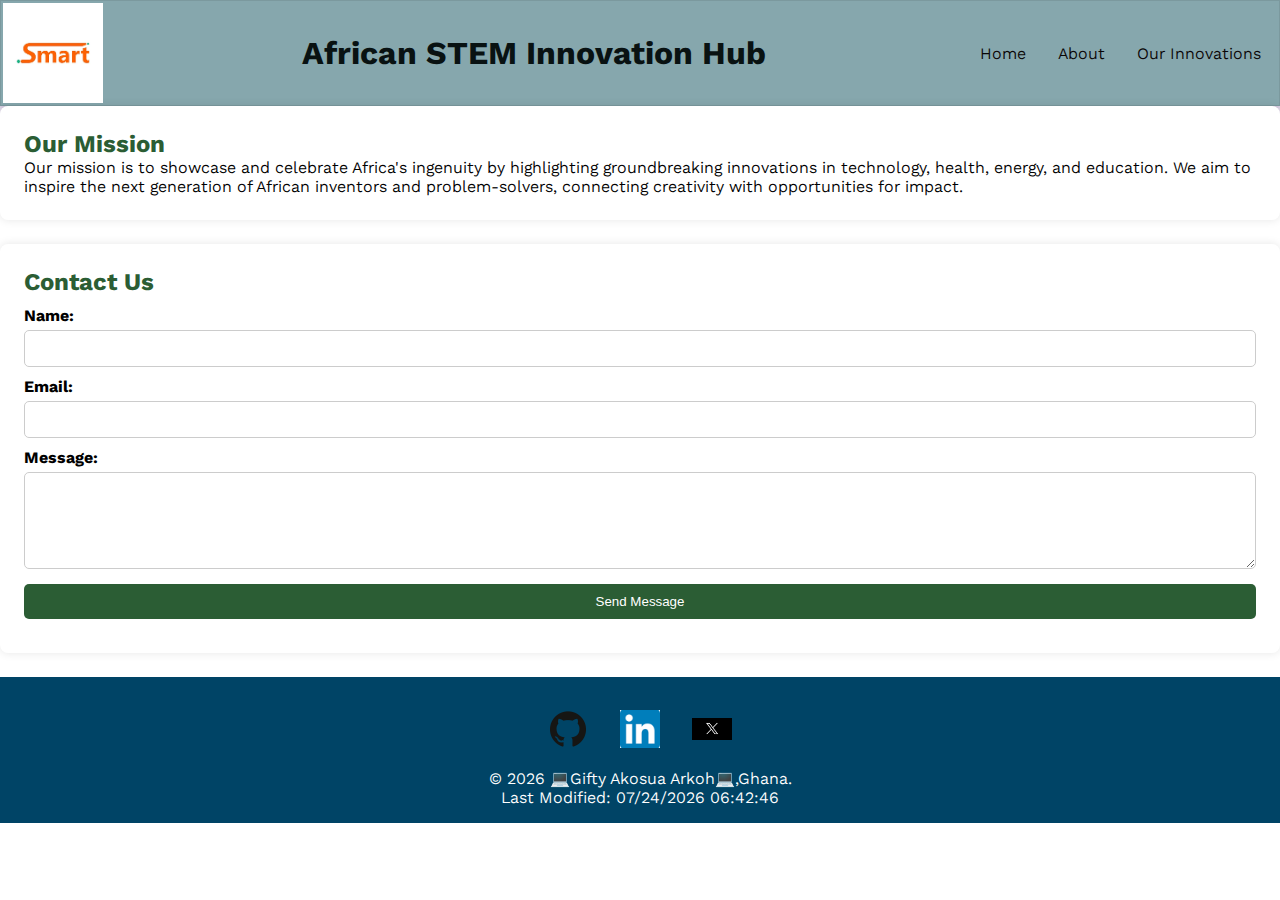
<file: final project/about.html>
<!DOCTYPE html>
<html lang="en">
<head>
  <meta charset="UTF-8">
  <meta name="viewport" content="width=device-width, initial-scale=1.0">
  <title>African STEM Innovation Hub</title>
  <meta name="description" content="SpellSmart helps you improve your English spelling and vocabulary with daily word challenges, spelling tests, and progress tracking.">
  <meta name="author" content="Gifty Akosua Arkoh">
  <meta property="og:title" content="SpellSmart – Daily Word Challenge">
  <meta property="og:description" content="Improve your English spelling and vocabulary with SpellSmart's daily challenges and interactive tests.">
  <meta property="og:image" content="images/spellsmart.png">
  <meta property="og:url" content="https://gifty12-hub.github.io/project/index.html">
  <meta property="og:type" content="website">
  <link rel="icon" href="favicon(3).ico">
  <link rel="stylesheet" href="styles/final.css">
  <link rel="stylesheet" href="styles/final-large.css">
  <script src="scripts/final.js" defer></script>
  <link rel="preconnect" href="https://fonts.googleapis.com">
  <link rel="preconnect" href="https://fonts.gstatic.com" crossorigin>
  <link href="https://fonts.googleapis.com/css2?family=Work+Sans:wght@380&display=swap" rel="stylesheet">
</head>
<body>
  <header>
    <img src="images/spellsmart.png" alt="Logo" width="100">
        <h1>African STEM Innovation Hub</h1>
        <button type="button" id="menu">  </button>
        <nav>
            <ul class="navbar">
                <li>
                    <a id="home" href="index.html">Home</a>
                </li>
                <li>
                    <a id="about" href="about.html">About</a>
                </li>
                <li>
                    <a id="innovation" href="Innovation.html">Our Innovations</a>
                </li>
            </ul>
    </nav>
  </header>
<main>
   <!-- Mission Statement -->
        <section class="mission">
            <h2>Our Mission</h2>
            <p>
                Our mission is to showcase and celebrate Africa's ingenuity by highlighting groundbreaking innovations 
                in technology, health, energy, and education. We aim to inspire the next generation of African inventors 
                and problem-solvers, connecting creativity with opportunities for impact.
            </p>
        </section>

        <!-- Contact Form -->
        <section class="contact">
            <h2>Contact Us</h2>
            <form id="contactForm">
                <label for="name">Name:</label>
                <input type="text" id="name" name="name" required>

                <label for="email">Email:</label>
                <input type="email" id="email" name="email" required>

                <label for="message">Message:</label>
                <textarea id="message" name="message" rows="5" required></textarea>

                <button type="submit">Send Message</button>
            </form>
            <p id="formStatus" class="status"></p>
        </section>
</main>
  <footer>
    <nav class="media">
            <a href="https://www.github.com" target="_blank">
                <img src="images/github.png" alt="GitHub" width="60">
            </a>
            <a href="https://www.linkedin.com" target="_blank">
                <img src="images/linkedin.png" alt="LinkedIn" width="60">
            </a>
            <a href="https://twitter.com" target="_blank">
                <img src="images/x-logo.png" alt="Twitter" width="60">
            </a>
      </nav>
        <p>&copy; <span id="currentyear"></span> 💻Gifty Akosua Arkoh💻,Ghana.</p>
        <p id="lastModified"></p>  
  </footer>
</body>
</html>
</file>
<file: styles/index.css>
body {
    font-weight: 800;
    font-style: normal;
    font-family: "Raleway", serif;
}
* {
    box-sizing: border-box;
}
header{
    width: 100%;
    background-color: rgb(148, 109, 151);
    color: rgb(0, 0, 0);
    text-align: center;
}
footer { 
    width: 100%;
    background-color: rgb(148, 109, 151);
    color: rgb(0, 0, 0);
    text-align: center;
}
.head {
    display: flex;
    justify-content: space-around;
    align-items: center;
}

nav {
    display: flex;
    justify-content: space-around;
    align-items: center;
	max-width: 90rem;
	margin: rem auto;
}

/* small view navigation */
#menu {
	font-size: 1.5rem;
	border: 0;
	background: none;
	color: #000;
	position: absolute;
	top: 1rem;
	right: 1rem;
}

#menu::before {
	content: "☰";
}

#menu.open::before {
	content: "❌";
}

.navbar {
	display: flex;
	flex-direction: column;
	justify-content: space-around;
	list-style: none;
	background-color: #0f0f0f;
	color: #fff;
}

.navbar a {
	display: none;
	padding: 1rem;
	text-align: center;
	text-decoration: none;
	color: #fff;
}
.navbar a:hover {
	background-color: #bbb;
	color: #333;
	font-weight: 700;
}

/* when the button is clicked - the open class is toggled (added/removed) */
.open a {
	display: block;
}

.active::before { 
	content: "📍";  /* just a wayfinding symbol for the user */
}

h2 {
    background-color: rgb(80, 80, 136);
    color: rgb(202, 197, 197);
    text-align: center;
    padding: 1rem;
    margin-top: 0;
    border-top-left-radius: 10px;
    border-top-right-radius: 10px;
}
h1 {
    text-align: center;
    padding: 1rem;;
}
main {
    max-width: 1400px;
    margin:0 auto;
}
.container {
    display: grid;
    grid-template-columns: 1fr 1fr;
    gap: 10px;
}

.card {
    background: rgb(112, 139, 151);
    padding: 10px;
    border-radius: 10px;
    box-shadow: 4px 2px 10px rgba(0, 0, 0, 0.1);
}


.c {
    grid-column: span 2; /* This makes it take the full width below */
}

img {
    border: 1px solid steelblue;
    padding: 2px;
    box-shadow: 0 0 30px gray;
}
.card1 {
    background-color: rgb(128, 199, 175);
    padding: 10px;
    border: 1px solid #dddddd98;
    margin: 2rem;
    border-radius: 8px;
}
.card2 {
    background-color: rgb(132, 209, 214);
    padding: 10px;
    border: 1px solid #dddddd98;
    margin: 2rem;
    border-radius: 8px;
}


figcaption {
    padding-bottom: 1.5rem;
    text-align: left;
    font-size: 0.65rem;
    margin-left: 3.5rem;
    margin-top: 10rem;
    font-style: italic;
}
.flag img {
    float: left;
    height: auto;
    margin-top: 0.1rem;
}
.card1 ul {
    margin-left: 2rem;
    margin-top: 2rem;
    padding: 0;
}
.card1 li {
    margin: 7px 0;
}

.gen button {
    position: relative;
    left: 25rem;
    background: #00ff62;
    color: rgb(0, 0, 0);
    border: none;
    padding: 10px 15px;
    margin: 5px;
    border-radius: 10px;
    font-size: 1.2rem;
    width: 8rem;
    border-bottom: 1px solid #0c0909;
    border-width: 2px;
}
.gen button:hover {
    background: #1ac59a;
}
.course {
    display: grid;
    grid-template-columns: repeat(3, 1fr);
    gap: 10px;
    justify-content: center;
    margin-top: 15px;
}

.course button {
    background: #dc3545;
    color: white;
    padding: 10px;
    font-size: 1rem;
    border: none;
    border-radius: 5px;
}
p {
    animation-duration: 3s;
    animation-name: slide-in;
    animation-iteration-count: infinite;
  }
.course button:hover {
    background: #1d36a7;
}
dialog {
    border: 1px solid rgb(0 0 0 / 0.1);
    border-radius: 0.25rem;
    padding: 1rem;
    background-color: #fff;
    box-shadow: 0 0 3rem #777;
    width: 90%;
    max-width: 600px;
}
::backdrop {
    background-color: rgb(0 0 0 / 0.5);
}
dialog button {
    position: absolute;
    top: 23px;
    right: 23px;
    padding: 0.5rem 1rem;
    border: 1px solid rgb(0 0 0 / 0.1);
}
</file>
<file: styles/index-large.css>
/* Small screens (mobile) */
@media screen and (max-width: 600px) {
    .container {
        grid-template-columns: 1fr;
    }
    .c {
        grid-column: span 1;
    }
    .gen button {
        left: 0;
        width: 100%;
    }
    .navbar {
        flex-direction: column;
        display: none;
    }
    .navbar.open {
        display: flex;
    }
    #menu {
        display: block;
    }
}

/* Medium screens (tablets) */
@media screen and (max-width: 1024px) {
    .container {
        grid-template-columns: 1fr;
    }
    .gen button {
        left: 0;
    }
    .navbar {
        flex-direction: column;
    }
    .navbar a {
        padding: 0.5rem;
    }
}

/* Large screens (desktops) */
@media screen and (min-width: 1025px) {
    .container {
        grid-template-columns: 1fr 1fr;
    }
    #menu {
		display: none; /* hide hamburger button */
	}

	.navbar {
		flex-direction: row;
	}

	.navbar a {
		display: block;
		flex: 1 1 100%;
	}
}


/* Media Queries */

/* Small screens (mobile) */
@media screen and (max-width: 600px) {
    .container {
        grid-template-columns: 1fr;
    }
    .c {
        grid-column: span 1;
    }
    .gen button {
        left: 0;
        width: 100%;
    }
    .navbar {
        flex-direction: column;
        display: none;
    }
    .navbar.open {
        display: flex;
    }
    #menu {
        display: block;
    }
}

/* Medium screens (tablets) */
@media screen and (max-width: 1024px) {
    .container {
        grid-template-columns: 1fr;
    }
    .gen button {
        left: 0;
    }
    .navbar {
        flex-direction: column;
    }
    .navbar a {
        padding: 0.5rem;
    }
}

/* Large screens (desktops) */
@media screen and (min-width: 1025px) {
    .container {
        grid-template-columns: 1fr 1fr;
    }
    .navbar {
        display: flex;
    }
    #menu {
        display: none;
    }
}
</file>
<file: final project/styles/final.css>
/* Header */

* {
	margin: 0;
	padding: 0;
	box-sizing: border-box;
}

body {
	font-family: "Work Sans", serif;
	font-weight: 380;
}

/* mobile*/
header {
	background-color: #336b7597;
    display: grid;
    grid-gap: 1rem;
    padding: 2px;
    border: 1px solid rgba(26, 28, 31, 0.1);
    box-shadow: 0 0 30px #6a4691;
}

header,main {
	margin: 0 auto;
}

h1 {
	font-size: 2rem;
	color: rgb(9 18 18);
  text-align: center;
}

#menu {
	font-size: 1.5rem;
    border: 0;
    background: none;
    color: #000;
    position: absolute;
    top: 1rem;
    right: 1rem;
}
#menu::before {
	content: "☰";
}
#menu.open::before {
	content: "❌";
}
nav {
	display: flex;
	flex-direction: column;
}
.navbar {
	display: flex;
	flex-direction: column;
	justify-content: space-around;
	list-style: none;
	color: #fff;
}
.navbar a {
	display: none;
	padding: 1rem;
	text-align: left;
	text-decoration: none;
	color: rgb(10, 6, 6);
}
.navbar a:hover {
	background-color: #464fd3;
	color: rgb(12, 11, 12);
	font-weight: 700;
}
.open a {
	display: block;
}
/* home */
/* Intro Section */
.intro {
    background: linear-gradient(to right, #ffecd2, #fcb69f);
    padding: 2rem;
    border-radius: 12px;
    display: flex;
    align-items: center;
    gap: 2rem;
    flex-wrap: wrap;
}

.intro-text {
    flex: 1;
}

.intro-text h2 {
    color: #1b4965;
    font-size: 2rem;
    margin-bottom: 1rem;
}

.intro-text p {
    color: #333;
    font-size: 1.1rem;
    line-height: 1.6;
}

.intro-image {
    flex: 1;
    text-align: center;
}

.intro-image img {
    max-width: 100%;
    border-radius: 12px;
    box-shadow: 0 4px 15px rgba(0, 0, 0, 0.2);
}

/* Featured Section */
.featured {
    margin-top: 3rem;
    background: linear-gradient(to right, #a1c4fd, #c2e9fb);
    padding: 2rem;
    border-radius: 12px;
}

.featured h2 {
    color: #003049;
    margin-bottom: 1rem;
}

.btn {
    background: #ff7f50;
    color: white;
    padding: 0.8rem 1.2rem;
    border-radius: 6px;
    text-decoration: none;
    font-weight: bold;
    display: inline-block;
    transition: background 0.3s ease;
}

.btn:hover {
    background: #ff5a1f;
}


/*Innovations*/
/* Filters */
.filters {
    max-width: 1100px;
    margin: 2rem auto;
    padding: 0 1rem;
}

.filter-group {
    display: flex;
    flex-wrap: wrap;
    gap: 1rem;
    align-items: center;
}

.filter-group label {
    font-weight: bold;
}

.filter-group select {
    padding: 0.5rem;
    border-radius: 4px;
}
.card {
    width: 250px;          /* Consistent width */
    display: flex;
    flex-direction: column;
    border: 1px solid #ccc;
    border-radius: 8px;
    overflow: hidden;
    background-color: #fff;
}

/* About */
/* Modal Styling */
.modal {
    display: none;
    position: fixed;
    z-index: 1000;
    left: 0;
    top: 0;
    width: 100%;
    height: 100%;
    overflow: auto;
    background-color: rgba(0,0,0,0.7);
}

.modal-content {
    background-color: #fff;
    margin: 5% auto;
    padding: 1rem;
    border-radius: 8px;
    max-width: 800px;
    position: relative;
}

.close-btn {
    position: absolute;
    top: 10px;
    right: 20px;
    font-size: 2rem;
    cursor: pointer;
}

.modal-content img {
    width: 100%;
    height: auto;
    border-radius: 8px;
}

.modal-content h2 {
    color: #006400;
    margin-top: 1rem;
}

.like-btn {
    background: #006400;
    color: white;
    padding: 0.4rem 0.8rem;
    border: none;
    border-radius: 4px;
    cursor: pointer;
}

.like-btn.liked {
    background: #FF4500;
}

.mission, .contact {
    background: white;
    padding: 1.5rem;
    margin-bottom: 1.5rem;
    border-radius: 8px;
    box-shadow: 0 0 10px rgba(0,0,0,0.1);
}

h2 {
    color: #2b5d34;
}

form {
    display: flex;
    flex-direction: column;
}

label {
    margin-top: 10px;
    font-weight: bold;
}

input, textarea, button {
    padding: 10px;
    margin-top: 5px;
    border-radius: 5px;
    border: 1px solid #ccc;
}

button {
    background: #2b5d34;
    color: white;
    border: none;
    cursor: pointer;
    margin-top: 15px;
}
button:hover {
    background: #237028;
}

.status {
    margin-top: 10px;
    font-weight: bold;
}


/*footer*/
footer {
  background-color: #004466;
  color: white;
  text-align: center;
  padding: 1rem 0;
}

.media {
    display: flex;
    flex-direction: row;
    justify-content: center;
    align-items: center;
    gap: 2rem; /* Adjust spacing as needed */
    margin: 1rem 0;
}

footer .media img {
  width: 40px;
  height: auto;
}
</file>
<file: final project/styles/final-large.css>
@media (min-width: 840px) {
	header {
		display: flex;
		align-items: center;
		justify-content: space-between;
	}
	.navbar {
		flex-direction: row;
	}
	.navbar a {
		display: block;
		flex: 2 1 100%;
	}
	#menu {
        display: none;
    }
}
</file>
<file: finalp/styles/final.css>
/* Header */

* {
	margin: 0;
	padding: 0;
	box-sizing: border-box;
}

body {
	font-family: "Work Sans", serif;
	font-weight: 380;
}

/* mobile*/
header {
	background-color: #336b7597;
    display: grid;
    grid-gap: 1rem;
    padding: 2px;
    border: 1px solid rgba(26, 28, 31, 0.1);
    box-shadow: 0 0 30px #6a4691;
}

header,main {
	margin: 0 auto;
}

h1 {
	font-size: 2rem;
	color: rgb(9 18 18);
  text-align: center;
}

#menu {
	font-size: 1.5rem;
    border: 0;
    background: none;
    color: #000;
    position: absolute;
    top: 1rem;
    right: 1rem;
}
#menu::before {
	content: "☰";
}
#menu.open::before {
	content: "❌";
}
nav {
	display: flex;
	flex-direction: column;
}
.navbar {
	display: flex;
	flex-direction: column;
	justify-content: space-around;
	list-style: none;
	color: #fff;
}
.navbar a {
	display: none;
	padding: 1rem;
	text-align: left;
	text-decoration: none;
	color: rgb(10, 6, 6);
}
.navbar a:hover {
	background-color: #464fd3;
	color: rgb(12, 11, 12);
	font-weight: 700;
}
.open a {
	display: block;
}
/* home */
/* Intro Section */
.intro {
    background: linear-gradient(to right, #ffecd2, #fcb69f);
    padding: 2rem;
    border-radius: 12px;
    display: flex;
    align-items: center;
    gap: 2rem;
    flex-wrap: wrap;
}

.intro-text {
    flex: 1;
}

.intro-text h2 {
    color: #1b4965;
    font-size: 2rem;
    margin-bottom: 1rem;
}

.intro-text p {
    color: #333;
    font-size: 1.1rem;
    line-height: 1.6;
}

.intro-image {
    flex: 1;
    text-align: center;
}

.intro-image img {
    max-width: 100%;
    border-radius: 12px;
    box-shadow: 0 4px 15px rgba(0, 0, 0, 0.2);
}

/* Featured Section */
.featured {
    margin-top: 3rem;
    background: linear-gradient(to right, #a1c4fd, #c2e9fb);
    padding: 2rem;
    border-radius: 12px;
}

.featured h2 {
    color: #003049;
    margin-bottom: 1rem;
}

.btn {
    background: #ff7f50;
    color: white;
    padding: 0.8rem 1.2rem;
    border-radius: 6px;
    text-decoration: none;
    font-weight: bold;
    display: inline-block;
    transition: background 0.3s ease;
}

.btn:hover {
    background: #ff5a1f;
}


/*Innovations*/
/* Filters */
.filters {
    max-width: 1100px;
    margin: 2rem auto;
    padding: 0 1rem;
}

.filter-group {
    display: flex;
    flex-wrap: wrap;
    gap: 1rem;
    align-items: center;
}

.filter-group label {
    font-weight: bold;
}

.filter-group select {
    padding: 0.5rem;
    border-radius: 4px;
}
.card {
    width: 250px;          /* Consistent width */
    display: flex;
    flex-direction: column;
    border: 1px solid #ccc;
    border-radius: 8px;
    overflow: hidden;
    background-color: #fff;
}

/* About */
/* Modal Styling */
.modal {
    display: none;
    position: fixed;
    z-index: 1000;
    left: 0;
    top: 0;
    width: 100%;
    height: 100%;
    overflow: auto;
    background-color: rgba(0,0,0,0.7);
}

.modal-content {
    background-color: #fff;
    margin: 5% auto;
    padding: 1rem;
    border-radius: 8px;
    max-width: 800px;
    position: relative;
}

.close-btn {
    position: absolute;
    top: 10px;
    right: 20px;
    font-size: 2rem;
    cursor: pointer;
}

.modal-content img {
    width: 100%;
    height: auto;
    border-radius: 8px;
}

.modal-content h2 {
    color: #006400;
    margin-top: 1rem;
}

.like-btn {
    background: #006400;
    color: white;
    padding: 0.4rem 0.8rem;
    border: none;
    border-radius: 4px;
    cursor: pointer;
}

.like-btn.liked {
    background: #FF4500;
}

.mission, .contact {
    background: white;
    padding: 1.5rem;
    margin-bottom: 1.5rem;
    border-radius: 8px;
    box-shadow: 0 0 10px rgba(0,0,0,0.1);
}

h2 {
    color: #2b5d34;
}

form {
    display: flex;
    flex-direction: column;
}

label {
    margin-top: 10px;
    font-weight: bold;
}

input, textarea, button {
    padding: 10px;
    margin-top: 5px;
    border-radius: 5px;
    border: 1px solid #ccc;
}

button {
    background: #2b5d34;
    color: white;
    border: none;
    cursor: pointer;
    margin-top: 15px;
}
button:hover {
    background: #237028;
}

.status {
    margin-top: 10px;
    font-weight: bold;
}


/*footer*/
footer {
  background-color: #004466;
  color: white;
  text-align: center;
  padding: 1rem 0;
}

.media {
    display: flex;
    flex-direction: row;
    justify-content: center;
    align-items: center;
    gap: 2rem; /* Adjust spacing as needed */
    margin: 1rem 0;
}

footer .media img {
  width: 40px;
  height: auto;
}
</file>
<file: finalp/styles/final-large.css>
@media (min-width: 840px) {
	header {
		display: flex;
		align-items: center;
		justify-content: space-between;
	}
	.navbar {
		flex-direction: row;
	}
	.navbar a {
		display: block;
		flex: 2 1 100%;
	}
	#menu {
        display: none;
    }
}
</file>
<file: project/styles/project.css>
* {
	margin: 0;
	padding: 0;
	box-sizing: border-box;
}

body {
	font-family: "Work Sans", serif;
	font-weight: 380;
}

/* mobile*/
header {
	background-color: #336b7597;
    display: grid;
    grid-gap: 1rem;
    padding: 2px;
    border: 1px solid rgba(26, 28, 31, 0.1);
    box-shadow: 0 0 30px #6a4691;
}

header,main {
	margin: 0 auto;
}

h1 {
	font-size: 2rem;
	color: rgb(9 18 18);
  text-align: center;
}

#menu {
	font-size: 1.5rem;
    border: 0;
    background: none;
    color: #000;
    position: absolute;
    top: 1rem;
    right: 1rem;
}
#menu::before {
	content: "☰";
}
#menu.open::before {
	content: "❌";
}
nav {
	display: flex;
	flex-direction: column;
}
.navbar {
	display: flex;
	flex-direction: column;
	justify-content: space-around;
	list-style: none;
	color: #fff;
}
.navbar a {
	display: none;
	padding: 1rem;
	text-align: left;
	text-decoration: none;
	color: rgb(10, 6, 6);
}
.navbar a:hover {
	background-color: #464fd3;
	color: rgb(12, 11, 12);
	font-weight: 700;
}
.open a {
	display: block;
}
main {
    margin: 0 auto;
    background-color: rgb(155, 167, 112);
    padding: 2rem;
    max-width: 1700px;
}
.cards {
  display: grid;
  grid-template-columns: auto-fill, minmax(300px, 1fr);
}
.cards .row {
    display: flex;
    gap: 2rem; /* space between the cards */
    flex-wrap: wrap;
}

.cards .row .card {
    flex: 1 1 300px; /* adjust as needed */
    min-width: 250px;
}
.card img {
  width: 200px;
  display: flex;
  position: relative;
  left: 200px;
  height: auto;
  border-radius: 10px;
  border: 1px solid steelblue;
  padding: 2px;
  box-shadow: 0 0 30px gray
}
section {
  margin: 2rem 0;
}
h2 {
    background-color: blue;
    color: rgb(254, 255, 255);
    text-align: center;
    padding: 1rem;
    margin-top: 0;
    border-top-left-radius: 10px;
    border-top-right-radius: 10px;
}
.card {
    background-color: beige;
    padding: 0;
    border: 1px solid #dddddd98;
    margin: 1rem;
    border-radius: 10px;
}
img {
  max-width: 100%;
  height: auto;
  display: block;
}
.course-filters {
    display: flex;
    justify-content: center;
    gap: 1rem;
    margin: 1.5rem 0;
}
button.courses {
    padding: 0.5rem 1rem;
    background-color: #363733;
    color: rgb(204, 207, 215);
    border: none;
    border-radius: 5px;
    cursor: pointer;
}
.course-item {
    border: 1px solid #7b993a;
    border-radius: 8px;
    margin-bottom: 1rem;
    padding: 1rem;
    background: #dbced2;
    position: relative;
    
}
.course-item h3 {
    margin: 0 0 0.5rem;
    background-color: rgb(224, 233, 233);
}

footer {
  background-color: #004466;
  color: white;
  text-align: center;
  padding: 1rem 0;
}

.media {
    display: flex;
    flex-direction: row;
    justify-content: center;
    align-items: center;
    gap: 2rem; /* Adjust spacing as needed */
    margin: 1rem 0;
}

footer .media img {
  width: 40px;
  height: auto;
}
</file>
<file: project/styles/project-large.css>
@media (min-width: 840px) {
	header {
		display: flex;
		align-items: center;
		justify-content: space-between;
	}
	.navbar {
		flex-direction: row;
	}
	.navbar a {
		display: block;
		flex: 2 1 100%;
	}
	#menu {
        display: none;
    }
}
</file>
<file: styles/prophets.css>
/* General Styles */
* {
    margin: 0;
    padding: 0;
    box-sizing: border-box;
}

body {
    font-family: 'Raleway', sans-serif;
    background-color: #f4f4f4;
    color: #333;
    text-align: center;
    line-height: 1.6;
}

/* Header Styling */
header {
    background-color: #003366;
    color: white;
    padding: 20px;
    font-size: 28px;
    font-weight: bold;
    text-transform: uppercase;
    letter-spacing: 2px;
    box-shadow: 0px 4px 10px rgba(0, 0, 0, 0.2);
    position: sticky;
    top: 0;
    z-index: 1000;
}
/* Navigation Bar Styles */
nav {
    display: flex;
    justify-content: center;
    flex-wrap: wrap;
    gap: 10px;
    background-color: #359487; /* Deep blue */
    padding: 20px;
    border-radius: 3px;
    box-shadow: 0px 4px 6px rgba(158, 30, 30, 0.2);
}

nav button {
    background-color: #ffffff;
    border: none;
    padding: 10px 15px;
    font-size: 16px;
    font-weight: bold;
    color: #004080;
    border-radius: 5px;
}

nav button:hover {
    background-color: #0080ff; /* Light blue */
    color: #ffffff;
    transform: scale(1.05);
}

nav button.active {
    background-color: #002060; /* Darker blue */
    color: #ffffff;
    border: 2px solid #ffffff;
}


/* Main Content */
main {
    display: flex;
    flex-wrap: wrap;
    justify-content: center;
    padding: 40px 10px;
}
/* Prophet Cards Section */
#cards {
    display: grid;
    grid-template-columns: repeat(auto-fit, minmax(280px, 1fr));
    gap: 25px;
    width: 95%;
    max-width: 1300px;
    margin: auto;
}

/* Prophet Name */
h2 {
    margin-top: 10px;
    font-size: 22px;
    font-weight: bold;
    color: #2e70b3;
}

/* Prophet Details */
p {
    margin: 5px 0;
    font-size: 16px;
    color: #000000;
}

/* Prophet Image */
img {
    width: 100%;
    height: auto;
    border-radius: 0 0 8px 8px;
}

/* Footer */
footer {
    background-color: #003366;
    color: white;
    padding: 20px;
    font-size: 16px;
    margin-top: 30px;
    text-transform: uppercase;
    letter-spacing: 1px;
}
</file>
<file: chamber/styles/plan.css>
body {
            background: #f5f8ec;
            color: #222;
            font-family: 'Roboto', Arial, sans-serif;
            margin: 0;
            padding: 0;
        }
        header, section {
            max-width: 800px;
            margin: 2rem auto;
            background: #fff;
            border-radius: 10px;
            box-shadow: 0 2px 8px rgba(123, 153, 58, 0.08);
            padding: 2rem;
        }
        header h1 {
            color: #557022;
            font-family: 'Work Sans', Arial, sans-serif;
            margin-bottom: 0.5rem;
        }
        h2 {
            color: #464fd3;
            font-family: 'Work Sans', Arial, sans-serif;
            margin-top: 0;
        }
        .color-sample {
            display: inline-block;
            width: 1.5em;
            height: 1.5em;
            border-radius: 4px;
            margin-right: 0.5em;
            vertical-align: middle;
            border: 1px solid #bbb;
        }
        ul {
            padding-left: 1.2em;
        }
        .wireframes {
            display: flex;
            gap: 2rem;
            flex-wrap: wrap;
        }
        .wireframe {
            flex: 1 1 220px;
            background: #f5f8ec;
            border: 1px solid #bbb;
            border-radius: 8px;
            padding: 1rem;
            text-align: center;
        }
        .wireframe-title {
            font-weight: bold;
            color: #7b993a;
            margin-bottom: 0.5rem;
        }
        img {
            max-width: 100%;
            border-radius: 6px;
            margin-bottom: 0.5rem;
        }
        @media (max-width: 600px) {
            header, section {
                padding: 1rem;
            }
            .wireframes {
                flex-direction: column;
                gap: 1rem;
            }
        }
</file>
<file: chamber/styles/siteplan.css>
body {
    font-family: 'Roboto', sans-serif;
    background-color: #f4f4f4;
    margin: 0;
    padding: 20px;
}

h1, h2 {
    color: #2c3e50;
}

p {
    color: #34495e;
}

.section {
    margin-bottom: 40px;
}

.color-sample {
    display: inline-block;
    width: 50px;
    height: 50px;
}

/* Color Schema */
.primary-color {
    background-color: #aa00aa;
}

.secondary-color {
    background-color: #7462e0;
}

.accent1 {
    background-color: #663399;
}
.accent2 {
    background-color: #7600a8;
}
</file>
